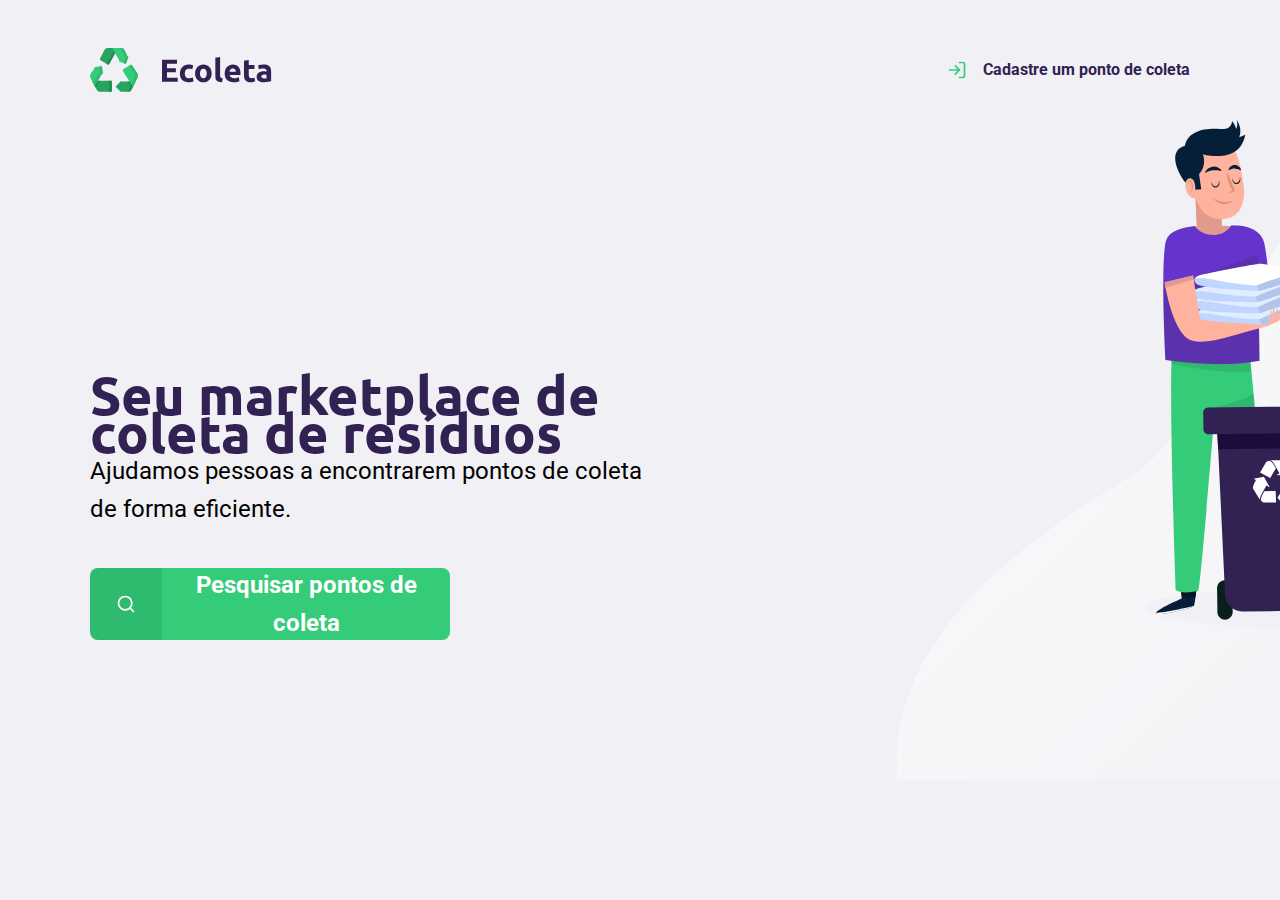
<file: index.html>
<!DOCTYPE html>
<html lang="pt_br">

<!--
    HTML

    Hipertext
        Hiper texto (links)

    Markup
        maracação de texto
        
    Language
        linguagem (Texto)    
-->




<head>
    <meta charset="UTF-8">
    <meta name="viewport" content="width=device-width, initial-scale=1.0">
    <title>Ecoleta</title>


    <link href="https://fonts.googleapis.com/css2?family=Roboto&family=Ubuntu:wght@700&display=swap" rel="stylesheet">

    <link rel="stylesheet" href="/styles/main.css">
    <link rel="stylesheet" href="/styles/home.css"> 
    <link rel="stylesheet" href="/styles/modal.css">     
    <link rel="stylesheet" href="/styles/responsive.css">

</head>
<body>

    <div id="page-home">

        <div class="content">

            <header>
    
                <img src="/assets/logo.svg" alt="">
                <a href="create-point.html">
                    <span></span>
                    Cadastre um ponto de coleta
                </a>
    
            </header>
            
            <main>                        
            <h1>Seu marketplace de coleta de resíduos </h1>
    
    
            <p>Ajudamos pessoas a encontrarem pontos de coleta de forma eficiente.</p>
    
            <a href="#"><span></span><strong>Pesquisar pontos de coleta</strong></a>

            </main>        
        </div>
    </div>

    
    <div id="modal" class="hide">
        <div class="content">
            <div class="header">
                <h1>Pontos de coleta</h1>
                <a href="#">Fechar</a>
            </div>
            <form action="/seacher-result.html">
                <label for="search">Cidade</label>
                <div class="search field">
                    <input type="text" name="seach" placeholder="Pesquise sua cidade">
                    <button>
                        <img src="/assets/search.svg" alt="Buscar">
                    </button>
                </div>
            </form>
        </div>
    </div>
    <script src="./scripts/index.js"></script>        
</body>
</html>
</file>
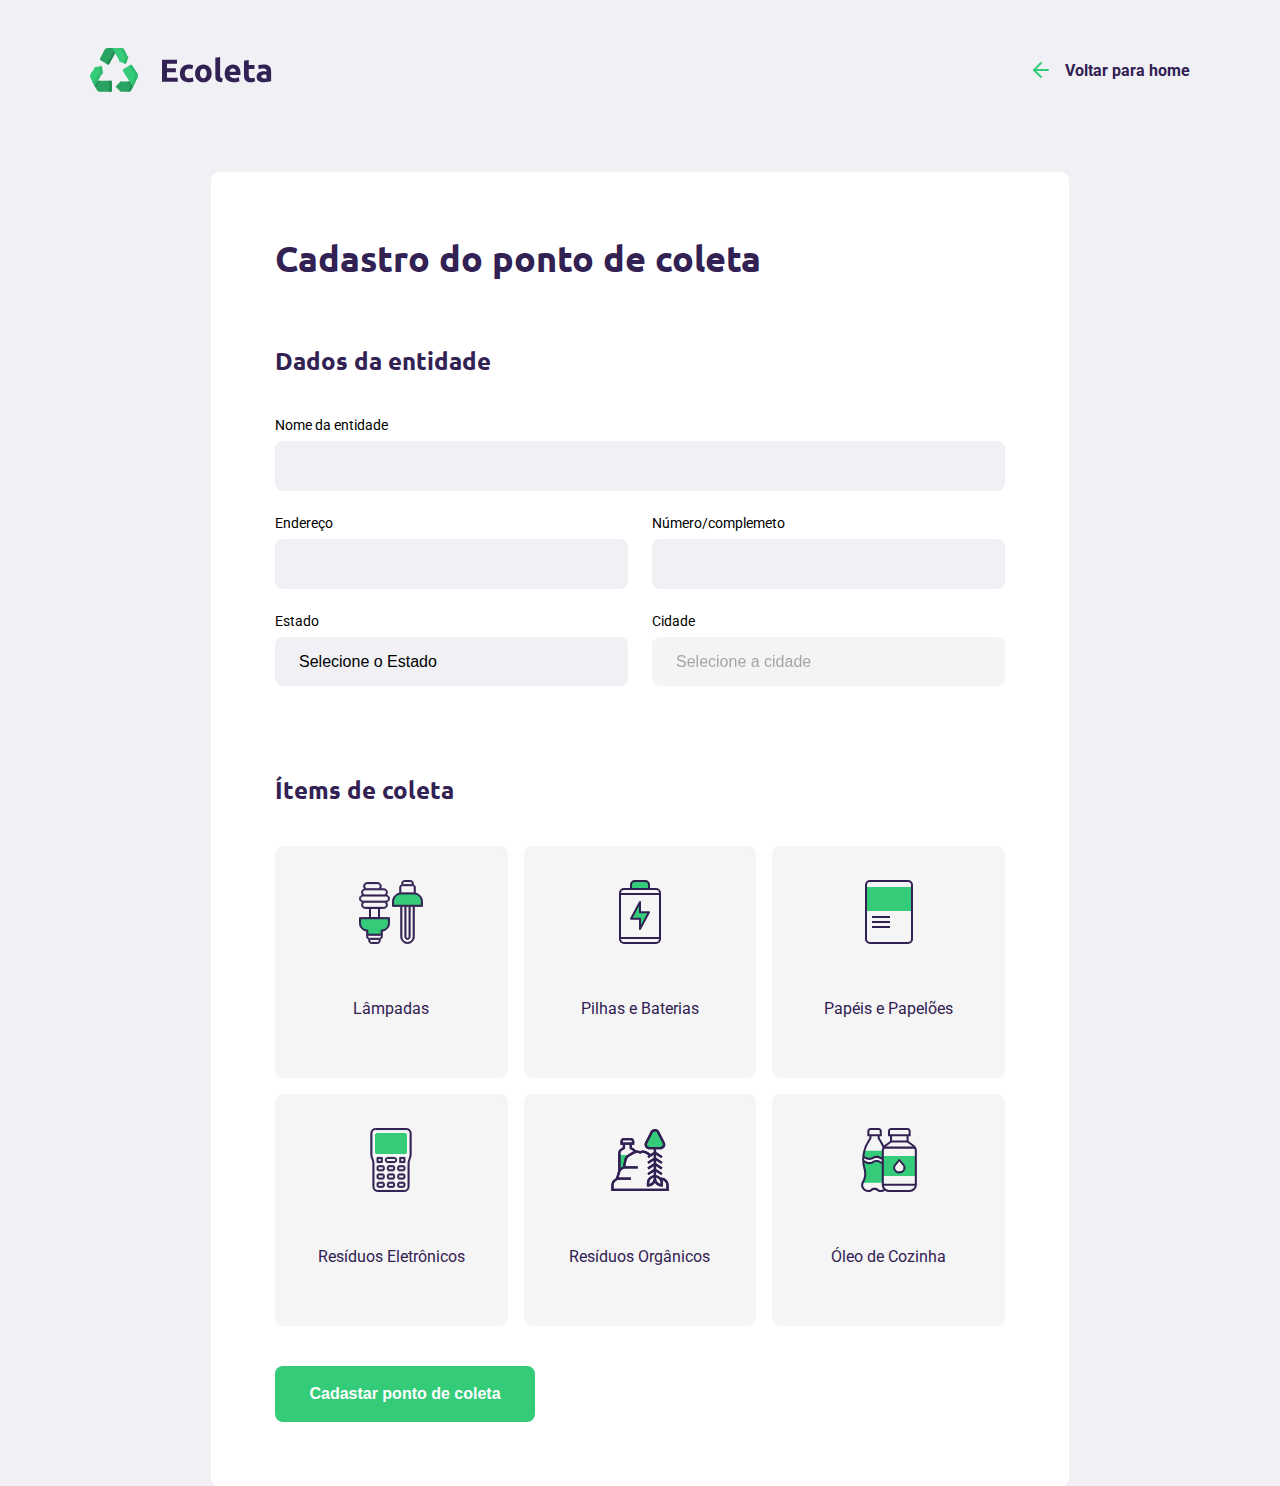
<file: create-point.html>
<!DOCTYPE html>
<html lang="pt_br">

<head>
    <meta charset="UTF-8">
    <meta name="viewport" content="width=device-width, initial-scale=1.0">
    <title>Criar um ponto de coleta</title>


    <link href="https://fonts.googleapis.com/css2?family=Roboto&family=Ubuntu:wght@700&display=swap" rel="stylesheet">

    <link rel="stylesheet" href="/styles/main.css">
    <link rel="stylesheet" href="/styles/create-point.css">
    <link rel="stylesheet" href="/styles/responsive.css">
</head>
<body>

    <div id="page-create-point">

            <header>
    
                <img src="/assets/logo.svg" alt="">
                <a href="index.html">
                    <span></span>
                    Voltar para home
                </a>
            </header>   
            
            <form action="">

                <h1>Cadastro do ponto de coleta</h1>

                <fieldset>
                    <legend>
                        <h2>Dados da entidade</h2>
                    </legend>

                    <div class="field"> 
                        <label for="name"> Nome da entidade</label>
                        <input type="text" name="name" required> 
                    </div>
                    
                    <div class="field-group"> 
                        <div class="field">
                            <label for="address">Endereço</label> 
                            <input type="text" name="address" required> 

                        </div>
                        <div class="field">
                            <label for="address2">Número/complemeto</label> 
                            <input type="text" name="address2" required> 

                        </div>
                    </div>

                    <div class="field-group">
                        <div class="field">
                            <label for="state">Estado</label>
                            <select name="uf" required>
                                <option value="">Selecione o Estado</option>
                            </select>
                        </div>

                      
                        
                        <div class="field">
                               <label for="city">Cidade</label>
                               <select name="city" disabled required>
                                   <option value="">Selecione a cidade</option>
                              </select>
                              <input type="hidden" name= "state">
                        </div>
                        </div>
                </fieldset>

                <fieldset>
                    <legend>
                        <h2>Ítems de coleta</h2>
                    </legend>

                    <div class="itens-grid">
                        <li data-id="1">
                            <img src="/assets/lampadas.svg" alt="Lâmpadas">    </img>
                            <span>Lâmpadas</span>
                        </li>

                        <li data-id="2">
                            <img src="/assets/baterias.svg" alt="Pilhas e Baterias">    </img>
                            <span>Pilhas e Baterias</span>
                        </li>

                        <li data-id="3">
                            <img src="/assets/papeis-papelao.svg" alt="Papéis e Papelões">    </img>
                            <span>Papéis e Papelões</span>
                        </li>

                        <li data-id="4">
                            <img src="/assets/eletronicos.svg" alt="Resíduos Eletrônicos">    </img>
                            <span>Resíduos Eletrônicos</span>
                        </li>

                        <li data-id="5">
                            <img src="/assets/organicos.svg" alt="Resíduos Orgânicos">    </img>
                            <span>Resíduos Orgânicos</span>
                        </li>

                        <li data-id="6">
                            <img src="/assets/oleo.svg" alt="Óleo de Cozinha">    </img>
                            <span>Óleo de Cozinha</span>
                        </li>

                    </div>

                    <input type="hidden" name="items">

                </fieldset>

                <button type="submit">Cadastar ponto de coleta</button>

                
            </form>
    </div>
    

    <script src="/scripts/create-point.js"></script>
</body>
</html>
</file>
<file: styles/main.css>
:root {
    --title-color: #322153;
    --primary-color: #34cb79;
}

* {
    margin: 0;
    padding: 0;
}

html {
    font-family: 'roboto', sans-serif;
}

body {
    background: #f0f0f5;
    -webkit-font-smoothing: antialiased;
    height: 100vh;
}

a {
    text-decoration: none;
}

h1, h2, h3, h4, h5, h6 {
    font-family: 'Ubuntu', sans-serif;
    color: var(--title-color);
}

/* BOX MODEL

Modelo de caixa 
toda caixa tem:
largura, altura, espaçamamento, preenchimentos,
bordas, cor, fundo, maneira que é vista pelo html (Display),
posicionamentos, alinhamentos,
*/
</file>
<file: styles/home.css>
#page-home {
    height: 100vh;

    background: url('../assets/home-background.svg') no-repeat;
    background-position: 50vw bottom;
}

#page-home .content {
    width: 90%;
    max-width: 1100px;
    height: 100%;
    margin: 0 auto;
    display: flex;
    flex-direction: column;
}

#page-home header {

    margin-top: 48px;

    display: flex;
    align-items: center;
    justify-content: space-between;
}


#page-home header a {
    display: flex;
    color: var(--title-color);
    font-weight: 700;
    
}

#page-home header a span {

    margin-right: 16px;
    display: flex;
    background-image: url('../assets/log-in.svg');
    width: 20px;
    height: 20px;

}

#page-home main {
    max-width: 560px;
    flex: 1;
    display: flex;
    flex-direction: column;
    justify-content: center;
}

#page-home main h1 {
    font-size: 54px;
}

#page-home main {
    font-size: 24px;
    line-height: 38px;
    margin-top: 24px;
}

#page-home main a {
    width: 100%;
    max-width: 360px;
    height: 72px;

    border-radius: 8px;

    display: flex;
    align-items: center;

    margin-top: 40px;

    background-color: var(--primary-color);

    transition: 400ms;
}

#page-home main a:hover{
    background-color: #2fb86e;
}


#page-home main a span{
    width: 72px;
    height: 72px;

    border-top-left-radius: 8px;
    border-bottom-left-radius: 8px;

    background-color: rgba(0, 0, 0, 0.08);

    display: flex;
    align-items: center;
    justify-content: center;
}


#page-home main a span::after {
    content: "";
    background-image: url(../assets/search.svg);

    width: 20px;
    height: 20px;

}

#page-home main a strong{
    flex: 1;
    color: white;
    text-align: center;
}

    #page-home{
        background-position: 70vw;
 
    }
</file>
<file: styles/modal.css>
:root {
    --title-color: #322153;
    --primary-color: #34cb79;
}
#modal {
    background-color: #0E0A14ef;

    height: 100vh;
    width: 100vw;

    position: fixed;
    top: 0;

    display: flex;
    justify-content: center;
    align-items: center;

    transition: 400ms;
}

#modal.hide{
    display: none;
}

#modal .content {
    color: white;

    width: 420px;
}

#modal .header {
    display: flex;
    align-items: center;
    justify-content: space-between;
    margin-bottom: 48px;
}

#modal .header a {
    background-image: url("../assets/x.svg");

    width: 20px;
    height: 20px;

    display: flex;

    font-size: 0.01px;
}

modal .header h1 {
    color: white;

    font-size: 36px;
    line-height: 42px;
}

#modal form label {
    font-size: 14px;
    line-height: 16px;

    display: block;
    margin-bottom: 8px;
}

#modal form .field {
    display: flex;
}

#modal form input {
    flex: 1;

    background-color: #f0f0f5;

    border-radius: 8px 0 0 8px;
    border: 0;

    padding: 16px 24px;

    font-size: 16px;
    color: #6c6c80;
}

#modal form button {
    width: 72px;
    height: 72px;

    background-color: var(--primary-color);

    border: 0;
    border-radius: 0 8px 8px 0;
}

#mordal form button:hover {
    background-color: #2fb85e;
}
</file>
<file: styles/responsive.css>
@media (max-width: 900px) {
    #page-home {
        background-position: 70vw;
    }
    
    #page-home .content {
        align-items: center;
        text-align: center; 

    }

    #page-home header {
        position: absolute;
        bottom: 48px;

        left: 50%;
        transform: translateX(-50%);
    }

    #page-home main {
        align-items: center;
    }

    #page-search-results .cards {
        grid-template-columns: 1fr;
    }

    #page-search-results .cards img {
        height: 250px;
    }
}

@media (min-width: 1700px) {
    #page-home {
        background-position: 40vw;
    }
}

@media (max-height: 760px) {
    #page-home {
        background-position: 200vw;
    }
}
</file>
<file: styles/create-point.css>
:root {
    --title-color: #322153;
    --primary-color: #34cb79;
}

#page-create-point {
    width: 90%;
    max-width: 1100px;

    margin: 0 auto;
}

#page-create-point header {
    margin-top: 48px;

    display: flex;
    justify-content: space-between;
    align-items: center;
}

#page-create-point header a {
    color: var(--title-color);
    font-weight: bold;

    display: flex;
    align-items: center;
}

#page-create-point header a span {
    margin-right: 16px;
    background-image:url('../assets/arrow-left.svg');

    display: flex;

    width: 20px;
    height: 24px;
}

form {
    background-color: white;

    margin: 80px auto;
    padding: 64px;

    border-radius: 8px;
    max-width: 730px;
}


form h1 {
    font-size: 36px;
}

form fieldset {
    margin-top: 64px;

    border: 0;
}

form legend {
    margin-bottom: 40px;
}

form legend h2 {
    font-size: 24px;
}

form .field {
    flex: 1;
    display: flex;
    flex-direction: column;

    margin-bottom: 24px;
}

form .field-group {
    display: flex;
}

form input,
form select {
    background-color: #f0f0f5;

    border: 0;
    padding: 16px 24px;
    font-size: 16px;

    border-radius: 8px;

    /*outline: none;*/
}

form select {
    -webkit-appearance: none;
    -moz-appearance: none;
    appearance: none;
}

form label {
    font-size: 14px;
    margin-bottom: 8px;
}

form .field-group .field + .field {
    margin-left: 24px;
}

form button {
    width: 260px;
    height: 56px;

    background-color: var(--primary-color);
    border-radius: 8px;

    color: white;
    font-weight: bold;
    font-size: 16px;

    border: 0;
    margin-top: 40px;

    transition: background-color 400ms;
}

form button:hover{
    background-color: #2fb86e;
}

.itens-grid {
    display: grid;
    grid-template-columns: 1fr 1fr 1fr;
    gap: 16px;
}

.itens-grid li {
    background-color: #f5f5f5;
    list-style: none;

    border: 2px solid #f5f5f5;
    border-radius: 8px;

    height: 180px;

    padding: 32px 24px 16px;

    display: flex;
    flex-direction: column;
    align-items: center;
    justify-content: space-between;

    text-align: center;

    cursor: pointer;
}

.itens-grid li span {
    margin-top: 12px;
    flex: 1;

    display: flex;
    align-items: center;

    color: var(--title-color);
}

.itens-grid li.selected {
    background: #e1faec;
    border: 2px solid #34cb79;
}

.itens-grid li img,
.itens-grid li span {
    pointer-events: none;
}
</file>
